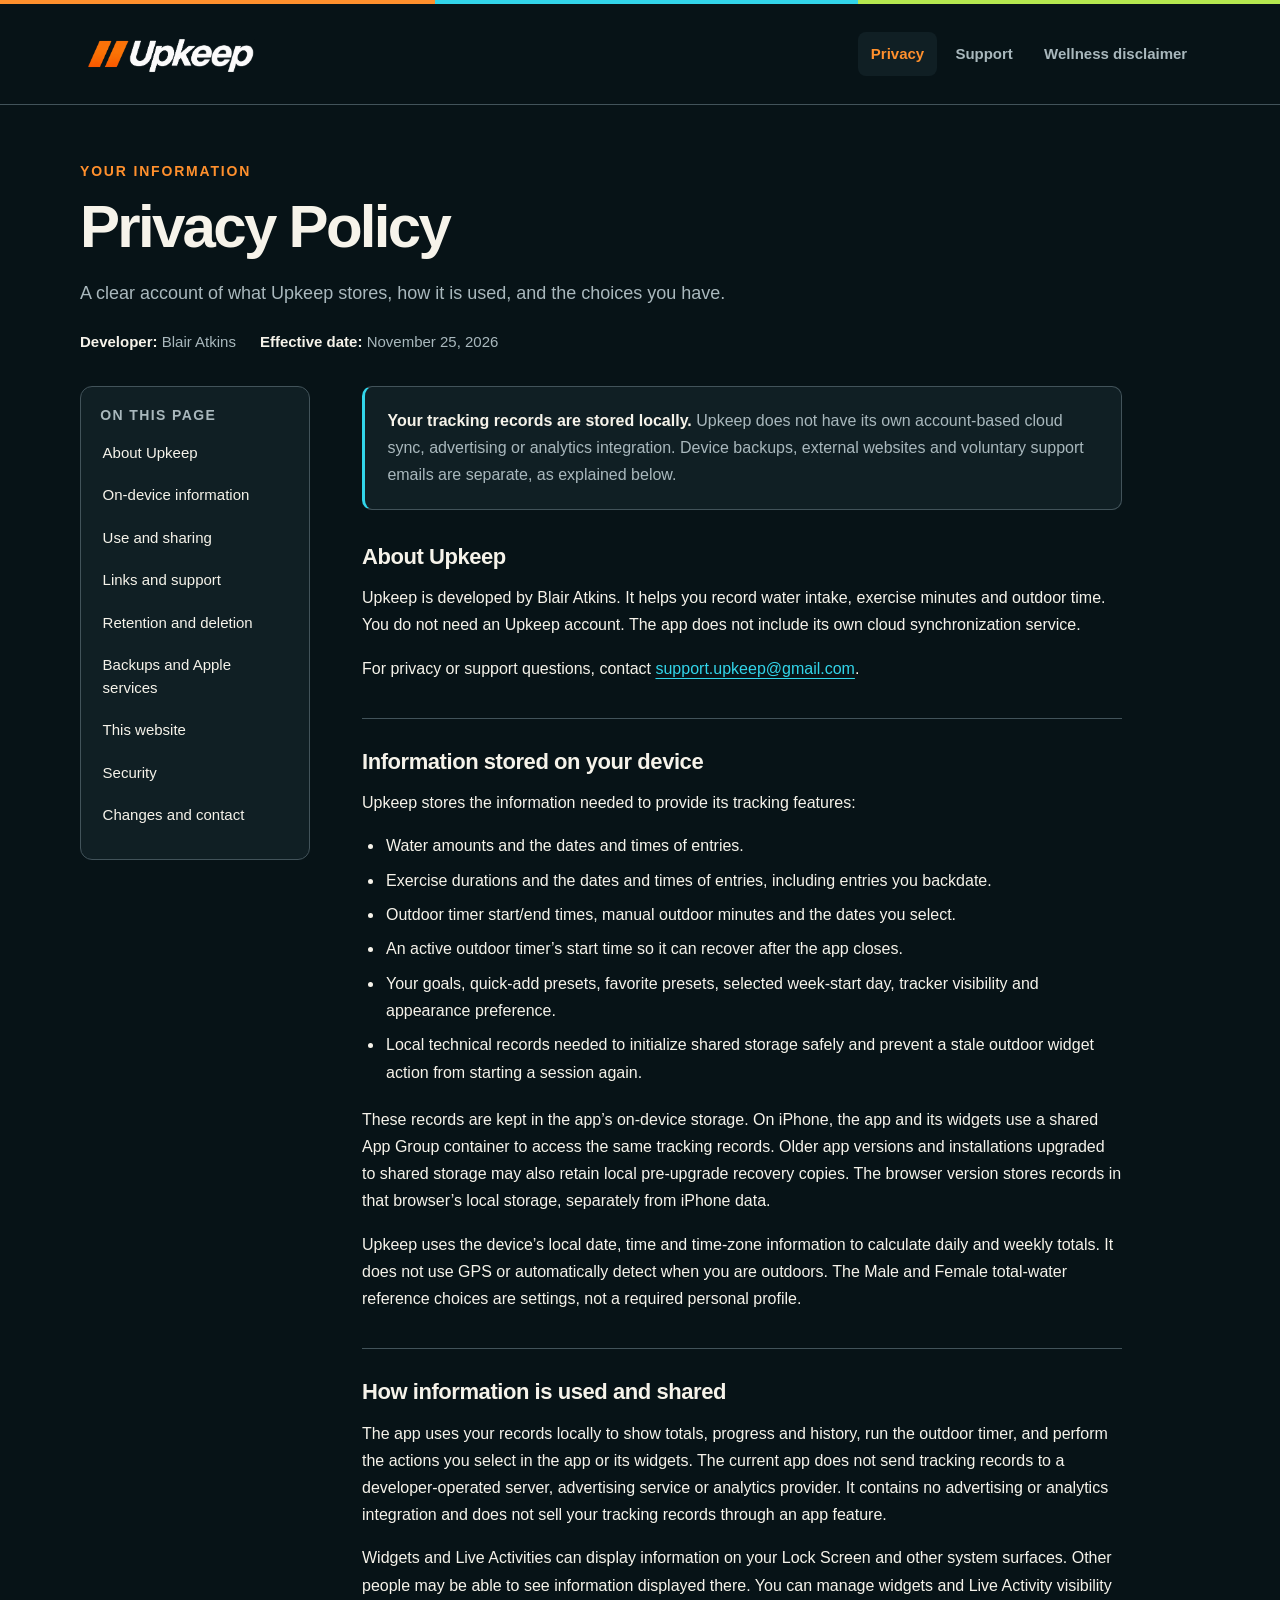
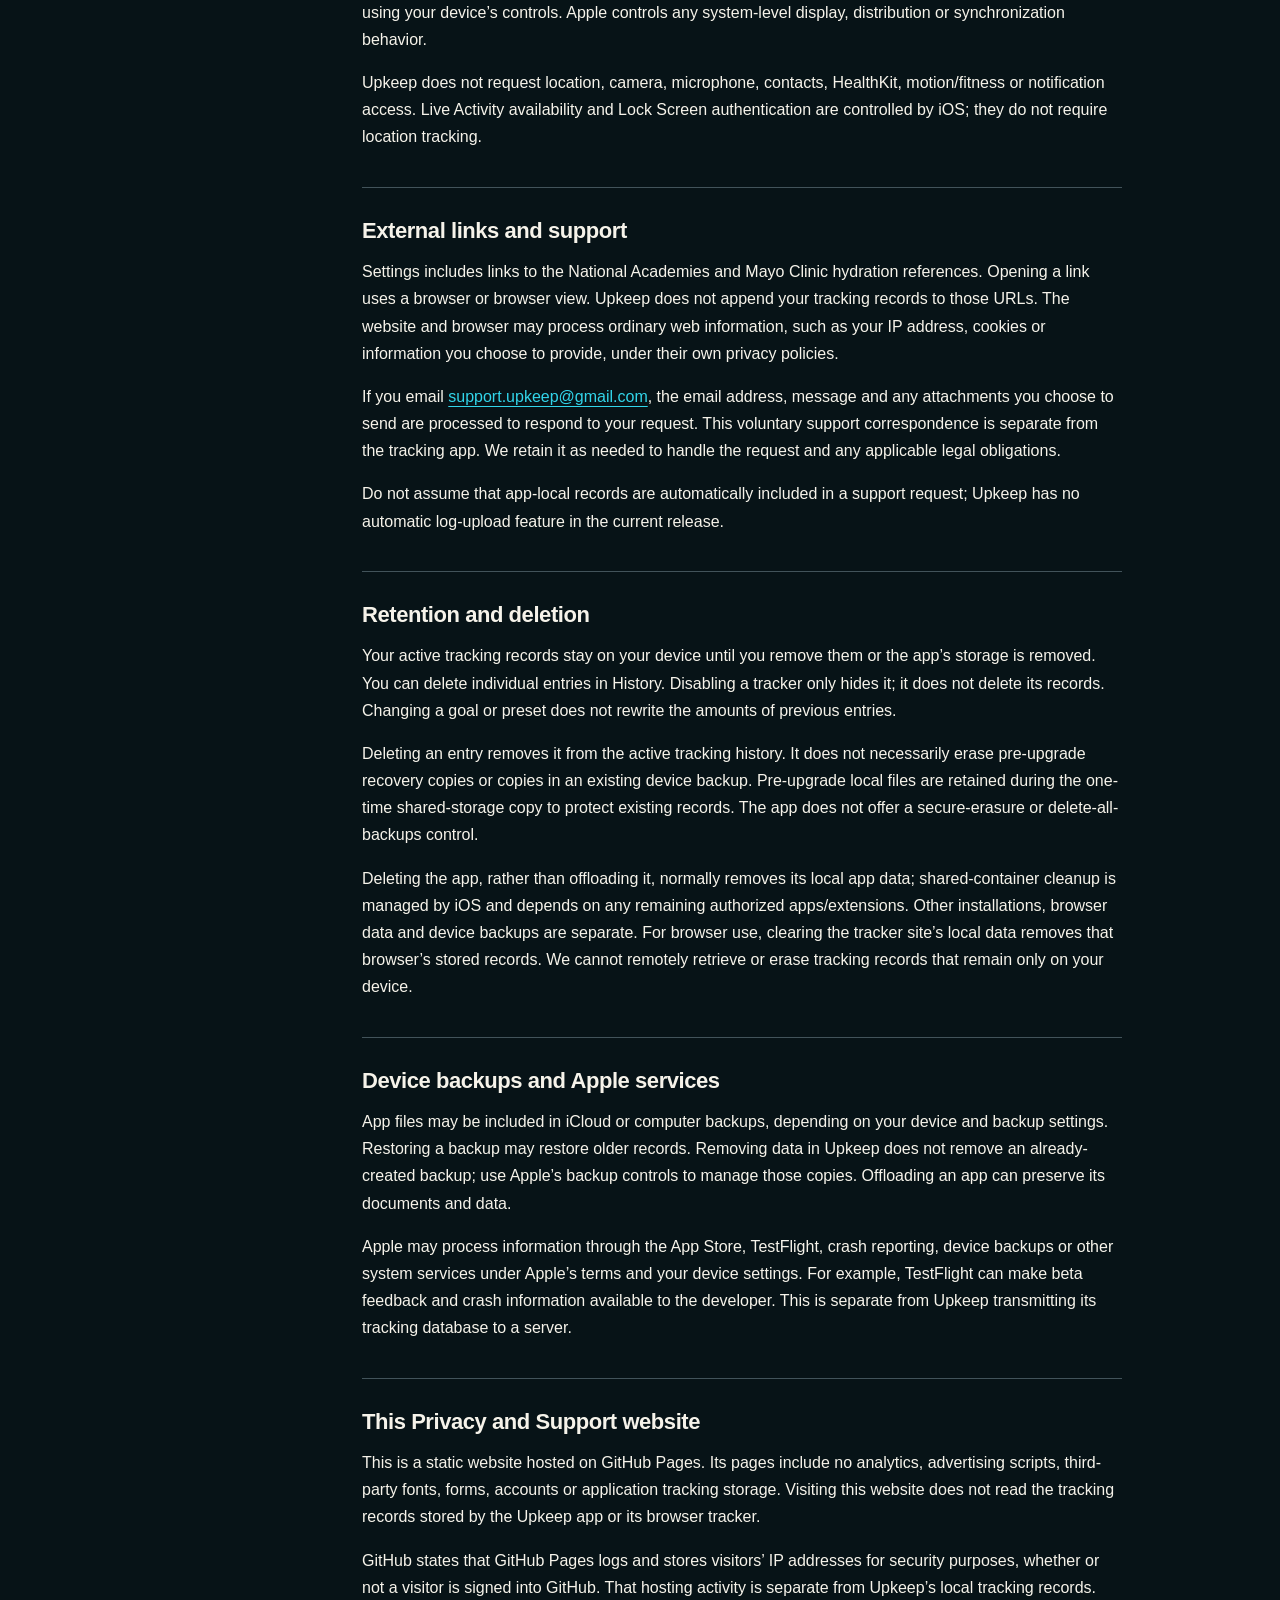
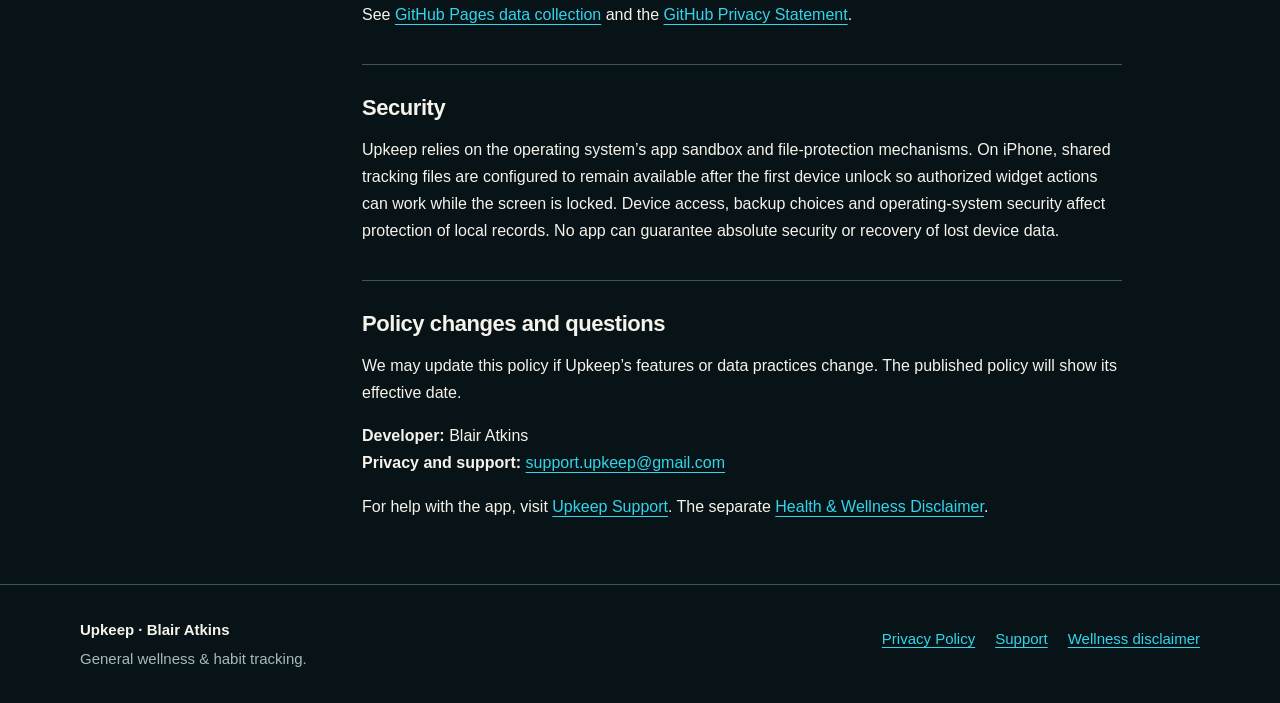
<file: index.html>
<!doctype html>
<html lang="en">
<head>
  <meta charset="utf-8">
  <meta name="viewport" content="width=device-width, initial-scale=1">
  <meta name="description" content="Upkeep Privacy Policy. Learn about on-device habit records, support correspondence, backups and website hosting.">
  <meta name="referrer" content="no-referrer">
  <meta http-equiv="Content-Security-Policy" content="default-src 'self'; script-src 'none'; style-src 'self'; img-src 'self'; font-src 'self'; connect-src 'none'; object-src 'none'; base-uri 'none'; form-action 'none'">
  <title>Privacy Policy · Upkeep</title>
  <link rel="icon" type="image/png" href="assets/upkeep-icon.png">
  <link rel="stylesheet" href="styles.css">
</head>
<body>
  <a class="skip" href="#main">Skip to content</a>
  <header class="site-header"><div class="wrap header-inner">
    <a class="brand" href="index.html" aria-label="Upkeep Privacy Policy"><img src="assets/upkeep-wordmark.png" width="180" height="60" alt="Upkeep"></a>
    <nav class="site-nav" aria-label="Main navigation">
      <a href="index.html" aria-current="page">Privacy</a><a href="support.html">Support</a><a href="wellness.html">Wellness disclaimer</a>
    </nav>
  </div></header>
  <main id="main" class="wrap" tabindex="-1">
    <div class="page-head">
      <p class="eyebrow">Your information</p>
      <h1>Privacy Policy</h1>
      <p class="lead">A clear account of what Upkeep stores, how it is used, and the choices you have.</p>
      <div class="page-meta"><span><strong>Developer:</strong> Blair Atkins</span><span><strong>Effective date:</strong> <time datetime="2026-11-25">November 25, 2026</time></span></div>
    </div>
    <div class="layout">
      <aside class="toc" aria-labelledby="contents-heading"><h2 id="contents-heading">On this page</h2><ul>
        <li><a href="#about">About Upkeep</a></li><li><a href="#stored">On-device information</a></li><li><a href="#use">Use and sharing</a></li><li><a href="#links">Links and support</a></li><li><a href="#retention">Retention and deletion</a></li><li><a href="#backups">Backups and Apple services</a></li><li><a href="#website">This website</a></li><li><a href="#security">Security</a></li><li><a href="#contact">Changes and contact</a></li>
      </ul></aside>
      <article class="article" aria-label="Privacy Policy text">
        <div class="note"><p><strong>Your tracking records are stored locally.</strong> Upkeep does not have its own account-based cloud sync, advertising or analytics integration. Device backups, external websites and voluntary support emails are separate, as explained below.</p></div>
        <section id="about"><h2>About Upkeep</h2>
          <p>Upkeep is developed by Blair Atkins. It helps you record water intake, exercise minutes and outdoor time. You do not need an Upkeep account. The app does not include its own cloud synchronization service.</p>
          <p>For privacy or support questions, contact <a href="mailto:support.upkeep@gmail.com">support.upkeep@gmail.com</a>.</p>
        </section>
        <section id="stored"><h2>Information stored on your device</h2>
          <p>Upkeep stores the information needed to provide its tracking features:</p>
          <ul><li>Water amounts and the dates and times of entries.</li><li>Exercise durations and the dates and times of entries, including entries you backdate.</li><li>Outdoor timer start/end times, manual outdoor minutes and the dates you select.</li><li>An active outdoor timer’s start time so it can recover after the app closes.</li><li>Your goals, quick-add presets, favorite presets, selected week-start day, tracker visibility and appearance preference.</li><li>Local technical records needed to initialize shared storage safely and prevent a stale outdoor widget action from starting a session again.</li></ul>
          <p>These records are kept in the app’s on-device storage. On iPhone, the app and its widgets use a shared App Group container to access the same tracking records. Older app versions and installations upgraded to shared storage may also retain local pre-upgrade recovery copies. The browser version stores records in that browser’s local storage, separately from iPhone data.</p>
          <p>Upkeep uses the device’s local date, time and time-zone information to calculate daily and weekly totals. It does not use GPS or automatically detect when you are outdoors. The Male and Female total-water reference choices are settings, not a required personal profile.</p>
        </section>
        <section id="use"><h2>How information is used and shared</h2>
          <p>The app uses your records locally to show totals, progress and history, run the outdoor timer, and perform the actions you select in the app or its widgets. The current app does not send tracking records to a developer-operated server, advertising service or analytics provider. It contains no advertising or analytics integration and does not sell your tracking records through an app feature.</p>
          <p>Widgets and Live Activities can display information on your Lock Screen and other system surfaces. Other people may be able to see information displayed there. You can manage widgets and Live Activity visibility using your device’s controls. Apple controls any system-level display, distribution or synchronization behavior.</p>
          <p>Upkeep does not request location, camera, microphone, contacts, HealthKit, motion/fitness or notification access. Live Activity availability and Lock Screen authentication are controlled by iOS; they do not require location tracking.</p>
        </section>
        <section id="links"><h2>External links and support</h2>
          <p>Settings includes links to the National Academies and Mayo Clinic hydration references. Opening a link uses a browser or browser view. Upkeep does not append your tracking records to those URLs. The website and browser may process ordinary web information, such as your IP address, cookies or information you choose to provide, under their own privacy policies.</p>
          <p>If you email <a href="mailto:support.upkeep@gmail.com">support.upkeep@gmail.com</a>, the email address, message and any attachments you choose to send are processed to respond to your request. This voluntary support correspondence is separate from the tracking app. We retain it as needed to handle the request and any applicable legal obligations.</p>
          <p>Do not assume that app-local records are automatically included in a support request; Upkeep has no automatic log-upload feature in the current release.</p>
        </section>
        <section id="retention"><h2>Retention and deletion</h2>
          <p>Your active tracking records stay on your device until you remove them or the app’s storage is removed. You can delete individual entries in History. Disabling a tracker only hides it; it does not delete its records. Changing a goal or preset does not rewrite the amounts of previous entries.</p>
          <p>Deleting an entry removes it from the active tracking history. It does not necessarily erase pre-upgrade recovery copies or copies in an existing device backup. Pre-upgrade local files are retained during the one-time shared-storage copy to protect existing records. The app does not offer a secure-erasure or delete-all-backups control.</p>
          <p>Deleting the app, rather than offloading it, normally removes its local app data; shared-container cleanup is managed by iOS and depends on any remaining authorized apps/extensions. Other installations, browser data and device backups are separate. For browser use, clearing the tracker site’s local data removes that browser’s stored records. We cannot remotely retrieve or erase tracking records that remain only on your device.</p>
        </section>
        <section id="backups"><h2>Device backups and Apple services</h2>
          <p>App files may be included in iCloud or computer backups, depending on your device and backup settings. Restoring a backup may restore older records. Removing data in Upkeep does not remove an already-created backup; use Apple’s backup controls to manage those copies. Offloading an app can preserve its documents and data.</p>
          <p>Apple may process information through the App Store, TestFlight, crash reporting, device backups or other system services under Apple’s terms and your device settings. For example, TestFlight can make beta feedback and crash information available to the developer. This is separate from Upkeep transmitting its tracking database to a server.</p>
        </section>
        <section id="website"><h2>This Privacy and Support website</h2>
          <p>This is a static website hosted on GitHub Pages. Its pages include no analytics, advertising scripts, third-party fonts, forms, accounts or application tracking storage. Visiting this website does not read the tracking records stored by the Upkeep app or its browser tracker.</p>
          <p>GitHub states that GitHub Pages logs and stores visitors’ IP addresses for security purposes, whether or not a visitor is signed into GitHub. That hosting activity is separate from Upkeep’s local tracking records. See <a href="https://docs.github.com/en/pages/getting-started-with-github-pages/what-is-github-pages#data-collection" rel="noreferrer">GitHub Pages data collection</a> and the <a href="https://docs.github.com/en/site-policy/privacy-policies/github-general-privacy-statement" rel="noreferrer">GitHub Privacy Statement</a>.</p>
        </section>
        <section id="security"><h2>Security</h2>
          <p>Upkeep relies on the operating system’s app sandbox and file-protection mechanisms. On iPhone, shared tracking files are configured to remain available after the first device unlock so authorized widget actions can work while the screen is locked. Device access, backup choices and operating-system security affect protection of local records. No app can guarantee absolute security or recovery of lost device data.</p>
        </section>
        <section id="contact"><h2>Policy changes and questions</h2>
          <p>We may update this policy if Upkeep’s features or data practices change. The published policy will show its effective date.</p>
          <p><strong>Developer:</strong> Blair Atkins<br><strong>Privacy and support:</strong> <a href="mailto:support.upkeep@gmail.com">support.upkeep@gmail.com</a></p>
          <p>For help with the app, visit <a href="support.html">Upkeep Support</a>. The separate <a href="wellness.html">Health &amp; Wellness Disclaimer</a>.</p>
        </section>
      </article>
    </div>
  </main>
  <footer class="site-footer"><div class="wrap footer-inner"><div><p class="footer-name">Upkeep · Blair Atkins</p><p>General wellness &amp; habit tracking.</p></div><nav class="footer-nav" aria-label="Footer navigation"><a href="index.html">Privacy Policy</a><a href="support.html">Support</a><a href="wellness.html">Wellness disclaimer</a></nav></div></footer>
</body>
</html>
</file>
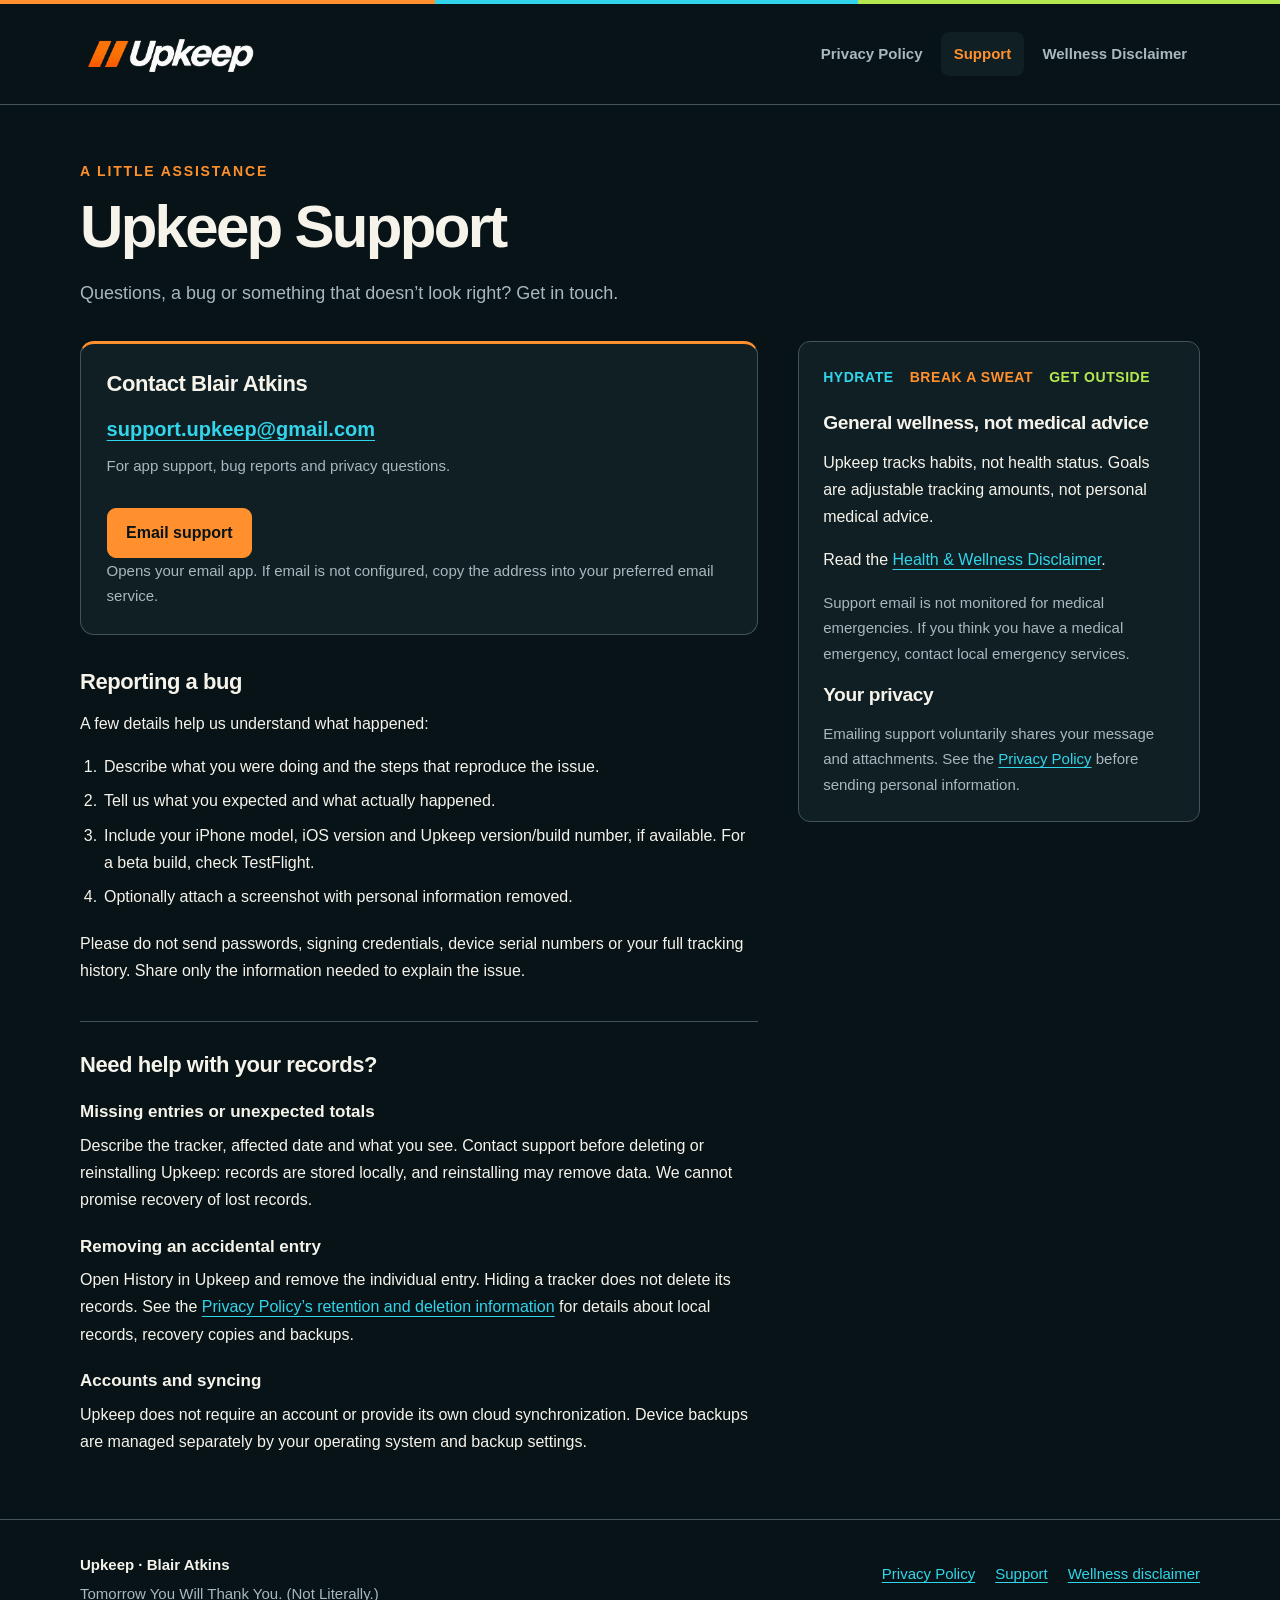
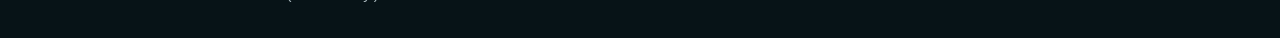
<file: support.html>
<!doctype html>
<html lang="en">
<head>
  <meta charset="utf-8">
  <meta name="viewport" content="width=device-width, initial-scale=1">
  <meta name="description" content="Get help with Upkeep. Contact Blair Atkins for support, bug reports and privacy questions.">
  <meta name="referrer" content="no-referrer">
  <meta http-equiv="Content-Security-Policy" content="default-src 'self'; script-src 'none'; style-src 'self'; img-src 'self'; font-src 'self'; connect-src 'none'; object-src 'none'; base-uri 'none'; form-action 'none'">
  <title>Support · Upkeep</title>
  <link rel="icon" type="image/png" href="assets/upkeep-icon.png">
  <link rel="stylesheet" href="styles.css">
</head>
<body>
  <a class="skip" href="#main">Skip to content</a>
  <header class="site-header"><div class="wrap header-inner"><a class="brand" href="index.html" aria-label="Upkeep Privacy Policy"><img src="assets/upkeep-wordmark.png" width="180" height="60" alt="Upkeep"></a><nav class="site-nav" aria-label="Main navigation"><a href="index.html">Privacy Policy</a><a href="support.html" aria-current="page">Support</a><a href="wellness.html">Wellness Disclaimer</a></nav></div></header>
  <main id="main" class="wrap" tabindex="-1">
    <div class="page-head"><p class="eyebrow">A little assistance</p><h1>Upkeep Support</h1><p class="lead">Questions, a bug or something that doesn’t look right? Get in touch.</p></div>
    <div class="layout support-layout">
      <article class="article">
        <div class="contact-card"><h2>Contact Blair Atkins</h2><a class="email-link" href="mailto:support.upkeep@gmail.com">support.upkeep@gmail.com</a><p class="small">For app support, bug reports and privacy questions.</p><a class="button" href="mailto:support.upkeep@gmail.com?subject=Upkeep%20support">Email support</a><p class="small">Opens your email app. If email is not configured, copy the address into your preferred email service.</p></div>
        <section><h2>Reporting a bug</h2><p>A few details help us understand what happened:</p><ol><li>Describe what you were doing and the steps that reproduce the issue.</li><li>Tell us what you expected and what actually happened.</li><li>Include your iPhone model, iOS version and Upkeep version/build number, if available. For a beta build, check TestFlight.</li><li>Optionally attach a screenshot with personal information removed.</li></ol><p>Please do not send passwords, signing credentials, device serial numbers or your full tracking history. Share only the information needed to explain the issue.</p></section>
        <section><h2>Need help with your records?</h2><h3>Missing entries or unexpected totals</h3><p>Describe the tracker, affected date and what you see. Contact support before deleting or reinstalling Upkeep: records are stored locally, and reinstalling may remove data. We cannot promise recovery of lost records.</p><h3>Removing an accidental entry</h3><p>Open History in Upkeep and remove the individual entry. Hiding a tracker does not delete its records. See the <a href="index.html#retention">Privacy Policy’s retention and deletion information</a> for details about local records, recovery copies and backups.</p><h3>Accounts and syncing</h3><p>Upkeep does not require an account or provide its own cloud synchronization. Device backups are managed separately by your operating system and backup settings.</p></section>
      </article>
      <aside class="support-aside"><div class="pillar-list" aria-label="Upkeep pillars"><span class="water">HYDRATE</span><span class="exercise">BREAK A SWEAT</span><span class="outside">GET OUTSIDE</span></div><h2>General wellness, not medical advice</h2><p>Upkeep tracks habits, not health status. Goals are adjustable tracking amounts, not personal medical advice.</p><p>Read the <a href="wellness.html">Health &amp; Wellness Disclaimer</a>.</p><p class="small">Support email is not monitored for medical emergencies. If you think you have a medical emergency, contact local emergency services.</p><h2>Your privacy</h2><p class="small">Emailing support voluntarily shares your message and attachments. See the <a href="index.html#links">Privacy Policy</a> before sending personal information.</p></aside>
    </div>
  </main>
  <footer class="site-footer"><div class="wrap footer-inner"><div><p class="footer-name">Upkeep · Blair Atkins</p><p>Tomorrow You Will Thank You. (Not Literally.)</p></div><nav class="footer-nav" aria-label="Footer navigation"><a href="index.html">Privacy Policy</a><a href="support.html">Support</a><a href="wellness.html">Wellness disclaimer</a></nav></div></footer>
</body>
</html>
</file>
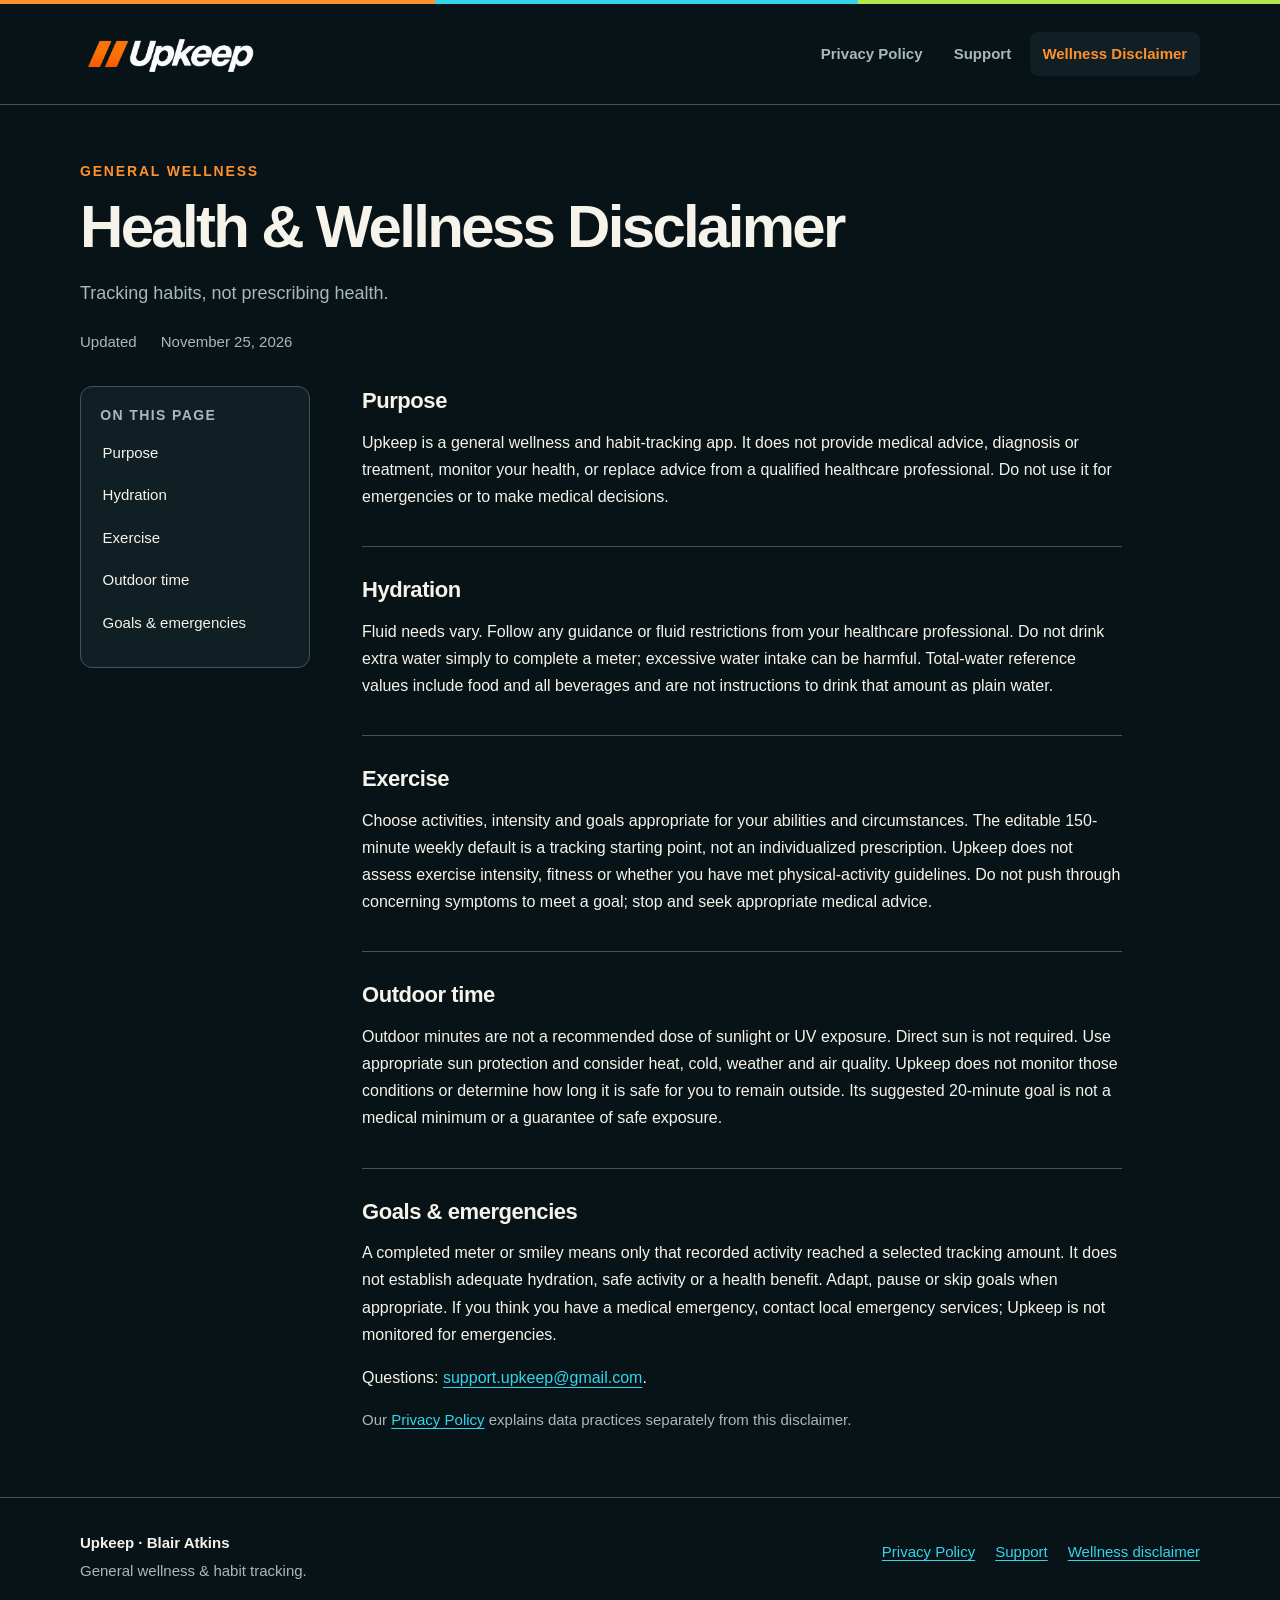
<file: wellness.html>
<!doctype html>
<html lang="en">
<head>
  <meta charset="utf-8">
  <meta name="viewport" content="width=device-width, initial-scale=1">
  <meta name="description" content="Upkeep Health and Wellness Disclaimer covering hydration, exercise and outdoor time.">
  <meta name="referrer" content="no-referrer">
  <meta http-equiv="Content-Security-Policy" content="default-src 'self'; script-src 'none'; style-src 'self'; img-src 'self'; font-src 'self'; connect-src 'none'; object-src 'none'; base-uri 'none'; form-action 'none'">
  <title>Health &amp; Wellness Disclaimer · Upkeep</title>
  <link rel="icon" type="image/png" href="assets/upkeep-icon.png">
  <link rel="stylesheet" href="styles.css">
</head>
<body>
  <a class="skip" href="#main">Skip to content</a>
  <header class="site-header"><div class="wrap header-inner"><a class="brand" href="index.html" aria-label="Upkeep Privacy Policy"><img src="assets/upkeep-wordmark.png" width="180" height="60" alt="Upkeep"></a><nav class="site-nav" aria-label="Main navigation"><a href="index.html">Privacy Policy</a><a href="support.html">Support</a><a href="wellness.html" aria-current="page">Wellness Disclaimer</a></nav></div></header>
  <main id="main" class="wrap" tabindex="-1">
    <div class="page-head"><p class="eyebrow">General wellness</p><h1>Health &amp; Wellness Disclaimer</h1><p class="lead">Tracking habits, not prescribing health.</p><p class="page-meta">Updated <time datetime="2026-11-25">November 25, 2026</time></p></div>
    <div class="layout">
      <nav class="toc" aria-label="On this page"><h2>On this page</h2><ul><li><a href="#purpose">Purpose</a></li><li><a href="#hydration">Hydration</a></li><li><a href="#exercise">Exercise</a></li><li><a href="#outdoors">Outdoor time</a></li><li><a href="#goals">Goals &amp; emergencies</a></li></ul></nav>
      <article class="article">
        <section id="purpose"><h2>Purpose</h2><p>Upkeep is a general wellness and habit-tracking app. It does not provide medical advice, diagnosis or treatment, monitor your health, or replace advice from a qualified healthcare professional. Do not use it for emergencies or to make medical decisions.</p></section>
        <section id="hydration"><h2>Hydration</h2><p>Fluid needs vary. Follow any guidance or fluid restrictions from your healthcare professional. Do not drink extra water simply to complete a meter; excessive water intake can be harmful. Total-water reference values include food and all beverages and are not instructions to drink that amount as plain water.</p></section>
        <section id="exercise"><h2>Exercise</h2><p>Choose activities, intensity and goals appropriate for your abilities and circumstances. The editable 150-minute weekly default is a tracking starting point, not an individualized prescription. Upkeep does not assess exercise intensity, fitness or whether you have met physical-activity guidelines. Do not push through concerning symptoms to meet a goal; stop and seek appropriate medical advice.</p></section>
        <section id="outdoors"><h2>Outdoor time</h2><p>Outdoor minutes are not a recommended dose of sunlight or UV exposure. Direct sun is not required. Use appropriate sun protection and consider heat, cold, weather and air quality. Upkeep does not monitor those conditions or determine how long it is safe for you to remain outside. Its suggested 20-minute goal is not a medical minimum or a guarantee of safe exposure.</p></section>
        <section id="goals"><h2>Goals &amp; emergencies</h2><p>A completed meter or smiley means only that recorded activity reached a selected tracking amount. It does not establish adequate hydration, safe activity or a health benefit. Adapt, pause or skip goals when appropriate. If you think you have a medical emergency, contact local emergency services; Upkeep is not monitored for emergencies.</p><p>Questions: <a href="mailto:support.upkeep@gmail.com">support.upkeep@gmail.com</a>.</p><p class="small">Our <a href="index.html">Privacy Policy</a> explains data practices separately from this disclaimer.</p></section>
      </article>
    </div>
  </main>
  <footer class="site-footer"><div class="wrap footer-inner"><div><p class="footer-name">Upkeep · Blair Atkins</p><p>General wellness &amp; habit tracking.</p></div><nav class="footer-nav" aria-label="Footer navigation"><a href="index.html">Privacy Policy</a><a href="support.html">Support</a><a href="wellness.html">Wellness disclaimer</a></nav></div></footer>
</body>
</html>
</file>
<file: styles.css>
:root{color-scheme:dark;--bg:#071317;--surface:#101f24;--elevated:#17282e;--ink:#f6f3ea;--muted:#a9b8bd;--line:#42535a;--orange:#ff902d;--cyan:#32d5ea;--lime:#b5e84f;font-family:-apple-system,BlinkMacSystemFont,"Segoe UI",sans-serif;font-size:16px;line-height:1.7}
*{box-sizing:border-box}
html{scroll-padding-top:2rem}
body{margin:0;background:var(--bg);color:var(--ink)}
body:before{content:"";display:block;height:4px;background:linear-gradient(90deg,var(--orange) 0 34%,var(--cyan) 34% 67%,var(--lime) 67%)}
a{color:var(--cyan);text-underline-offset:.22em;text-decoration-thickness:1px;overflow-wrap:anywhere}
a:hover{text-decoration-thickness:2px}
a:focus-visible,summary:focus-visible{outline:3px solid var(--cyan);outline-offset:5px;border-radius:3px}
.skip{position:absolute;top:-6rem;left:1rem;z-index:5;background:var(--ink);color:var(--bg);padding:.7rem 1rem}
.skip:focus{top:1rem}
.wrap{width:min(1120px,calc(100% - 3rem));margin-inline:auto}
.site-header{border-bottom:1px solid var(--line)}
.header-inner{display:flex;justify-content:space-between;align-items:center;gap:1.5rem;min-height:100px;padding-block:.6rem}
.brand{display:inline-flex;align-items:center;flex-shrink:0}
.brand img{display:block;width:180px;height:60px;object-fit:contain}
.site-nav{display:flex;align-items:center;gap:.35rem;flex-wrap:wrap}
.site-nav a{display:inline-flex;align-items:center;min-height:44px;padding:.45rem .8rem;text-decoration:none;color:var(--muted);border-radius:8px;font-size:.9375rem;font-weight:600}
.site-nav a:hover{color:var(--ink);background:var(--surface)}
.site-nav a[aria-current=page]{color:var(--orange);background:var(--surface)}
.page-head{padding-block:3.5rem 2rem;max-width:800px}
.eyebrow{font-size:.875rem;line-height:1.5;font-weight:700;letter-spacing:.13em;text-transform:uppercase;color:var(--orange);margin:0 0 .8rem}
h1{font-size:clamp(2.25rem,5.5vw,3.75rem);line-height:1.08;letter-spacing:-.045em;margin:0 0 1.15rem;font-weight:800}
.lead{font-size:1.125rem;line-height:1.7;color:var(--muted);max-width:690px;margin:0}
.page-meta{display:flex;gap:.5rem 1.5rem;flex-wrap:wrap;color:var(--muted);font-size:.9375rem;margin:1.25rem 0 0}
.page-meta strong{color:var(--ink);font-weight:600}
.layout{display:grid;grid-template-columns:230px minmax(0,1fr);gap:3.25rem;align-items:start;padding-bottom:4rem}
.toc{position:sticky;top:2rem;padding:1.2rem;border:1px solid var(--line);border-radius:12px;background:var(--surface)}
.toc h2{font-size:.875rem;letter-spacing:.1em;text-transform:uppercase;margin:0 0 .65rem;color:var(--muted)}
.toc ul{list-style:none;margin:0;padding:0}
.toc a{display:block;padding:.4rem 0;color:var(--ink);font-size:.9375rem;text-decoration:none;line-height:1.5}
.toc a:hover{color:var(--cyan);text-decoration:underline}
.article{min-width:0;max-width:760px}
.article section+section{margin-top:2.25rem;padding-top:1.75rem;border-top:1px solid var(--line)}
h2{font-size:1.375rem;line-height:1.35;letter-spacing:-.02em;margin:0 0 .8rem;font-weight:700}
h3{font-size:1.0625rem;line-height:1.5;margin:1.25rem 0 .45rem}
p{margin:0 0 1rem}
p:last-child{margin-bottom:0}
ul,ol{padding-left:1.35rem;margin:.5rem 0 1.25rem}
li{padding-left:.15rem;margin-bottom:.45rem}
.note{padding:1.25rem 1.4rem;border:1px solid var(--line);border-left:3px solid var(--cyan);border-radius:10px;background:var(--surface);margin:0 0 2rem}
.note p{color:var(--muted)}
.note strong{color:var(--ink)}
.pending{border-left-color:var(--orange)}
.pending .status{display:block;color:var(--orange);font-size:.875rem;font-weight:750;letter-spacing:.04em;margin-bottom:.5rem}
.contact-card{padding:1.6rem;border:1px solid var(--line);border-top:3px solid var(--orange);border-radius:14px;background:var(--surface);margin-bottom:2rem}
.contact-card h2{margin-bottom:.4rem}
.email-link{display:inline-flex;align-items:center;min-height:48px;font-size:clamp(1rem,2.3vw,1.25rem);font-weight:650}
.button{display:inline-flex;align-items:center;justify-content:center;min-height:48px;border:1px solid var(--orange);padding:.65rem 1.15rem;border-radius:9px;background:var(--orange);color:var(--bg);font-weight:750;text-decoration:none;margin:.8rem 0 0}
.button:hover{background:#ffad64}
.small{font-size:.9375rem;color:var(--muted)}
.support-layout{grid-template-columns:minmax(0,1.35fr) minmax(260px,.8fr);gap:2.5rem}
.support-aside{padding:1.5rem;border-radius:12px;background:var(--surface);border:1px solid var(--line)}
.support-aside h2{font-size:1.2rem}
.pillar-list{display:flex;gap:1rem;flex-wrap:wrap;font-size:.875rem;font-weight:750;letter-spacing:.04em;margin:0 0 1.3rem}
.water{color:var(--cyan)}.exercise{color:var(--orange)}.outside{color:var(--lime)}
.site-footer{border-top:1px solid var(--line);padding-block:2rem;color:var(--muted);font-size:.9375rem}
.footer-inner{display:flex;align-items:flex-start;justify-content:space-between;gap:1.5rem;flex-wrap:wrap}
.footer-name{color:var(--ink);font-weight:700;margin-bottom:.2rem}
.footer-nav{display:flex;gap:.2rem 1.25rem;flex-wrap:wrap}
.footer-nav a{min-height:44px;display:inline-flex;align-items:center}
@media(max-width:800px){.layout,.support-layout{grid-template-columns:1fr;gap:1.75rem}.toc{position:static}.toc ul{display:grid;grid-template-columns:repeat(2,minmax(0,1fr));column-gap:1rem}.header-inner{align-items:flex-start;flex-direction:column;gap:0;padding-block:.8rem}.brand img{width:165px;height:55px}.site-nav{width:100%;gap:.15rem}.site-nav a{padding-inline:.65rem}.page-head{padding-block:2.25rem 1.5rem}.layout{padding-bottom:2.5rem}}
@media(max-width:420px){.wrap{width:calc(100% - 2rem)}.toc ul{grid-template-columns:1fr}.site-nav a{font-size:.875rem;padding-inline:.55rem}.contact-card{padding:1.2rem}.note{padding:1.1rem}.footer-nav{flex-direction:column;gap:0}}
@media(prefers-reduced-motion:no-preference){html{scroll-behavior:smooth}}
@media print{html{color-scheme:light}body{background:white;color:black}body:before,.site-header,.site-footer,.toc,.skip,.button{display:none}.wrap{width:100%}.layout,.support-layout{display:block}.article{max-width:none}.page-head{padding-top:0}.lead,.page-meta,.small,.note p{color:#333}a{color:#111}.note,.contact-card,.support-aside{background:white;border-color:#666}.note strong,.page-meta strong{color:black}h2,h3{break-after:avoid}section{break-inside:auto}}
</file>
